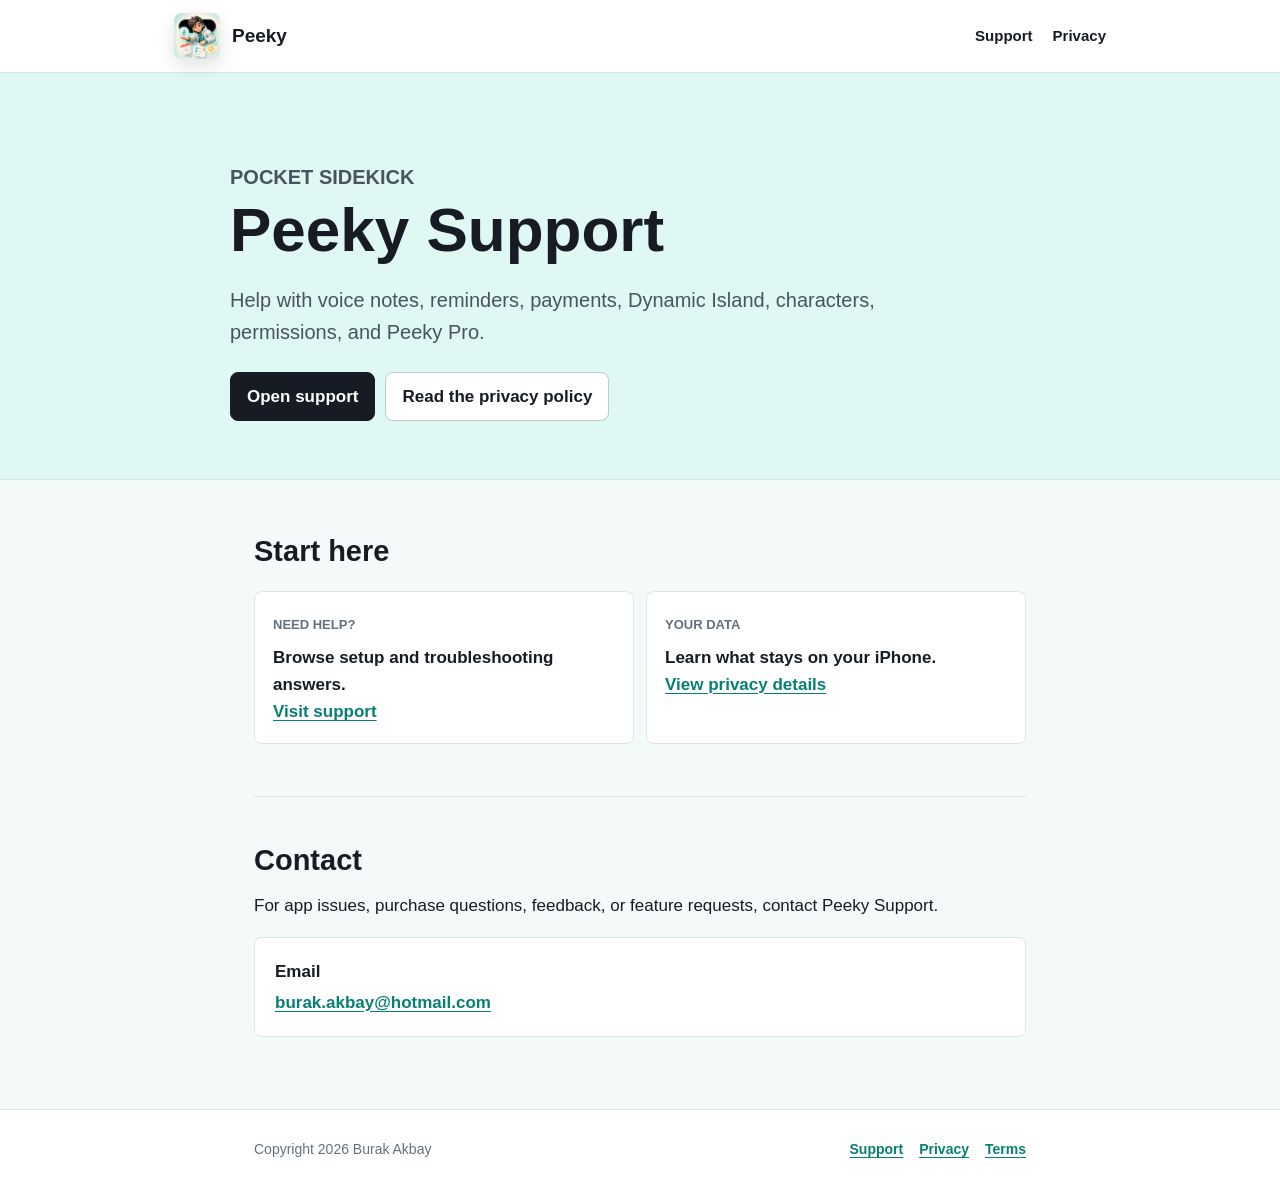
<file: index.html>
<!doctype html>
<html lang="en">
<head>
  <meta charset="utf-8">
  <meta name="viewport" content="width=device-width, initial-scale=1">
  <meta name="description" content="Official support and privacy resources for Peeky: Pocket Sidekick.">
  <title>Peeky Support</title>
  <link rel="icon" href="assets/peeky-icon.png">
  <link rel="stylesheet" href="assets/site.css">
</head>
<body>
  <header class="site-header">
    <nav class="nav" aria-label="Primary navigation">
      <a class="brand" href="./">
        <img src="assets/peeky-icon.png" alt="Peeky app icon">
        <span>Peeky</span>
      </a>
      <div class="nav-links">
        <a href="support/">Support</a>
        <a href="privacy/">Privacy</a>
      </div>
    </nav>
  </header>

  <main>
    <section class="hero">
      <div class="hero-inner">
        <p class="eyebrow">Pocket Sidekick</p>
        <h1>Peeky Support</h1>
        <p>Help with voice notes, reminders, payments, Dynamic Island, characters, permissions, and Peeky Pro.</p>
        <div class="actions">
          <a class="button" href="support/">Open support</a>
          <a class="button secondary" href="privacy/">Read the privacy policy</a>
        </div>
      </div>
    </section>

    <div class="content">
      <section>
        <h2>Start here</h2>
        <div class="fact-grid">
          <div class="fact">
            <span class="label">Need help?</span>
            <p>Browse setup and troubleshooting answers.</p>
            <a href="support/">Visit support</a>
          </div>
          <div class="fact">
            <span class="label">Your data</span>
            <p>Learn what stays on your iPhone.</p>
            <a href="privacy/">View privacy details</a>
          </div>
        </div>
      </section>

      <section>
        <h2>Contact</h2>
        <p>For app issues, purchase questions, feedback, or feature requests, contact Peeky Support.</p>
        <div class="panel">
          <strong>Email</strong>
          <a href="mailto:burak.akbay@hotmail.com?subject=Peeky%20Support">burak.akbay@hotmail.com</a>
        </div>
      </section>
    </div>
  </main>

  <footer class="site-footer">
    <div class="footer-inner">
      <span>Copyright 2026 Burak Akbay</span>
      <div class="footer-links">
        <a href="support/">Support</a>
        <a href="privacy/">Privacy</a>
        <a href="https://www.apple.com/legal/internet-services/itunes/dev/stdeula/">Terms</a>
      </div>
    </div>
  </footer>
</body>
</html>
</file>
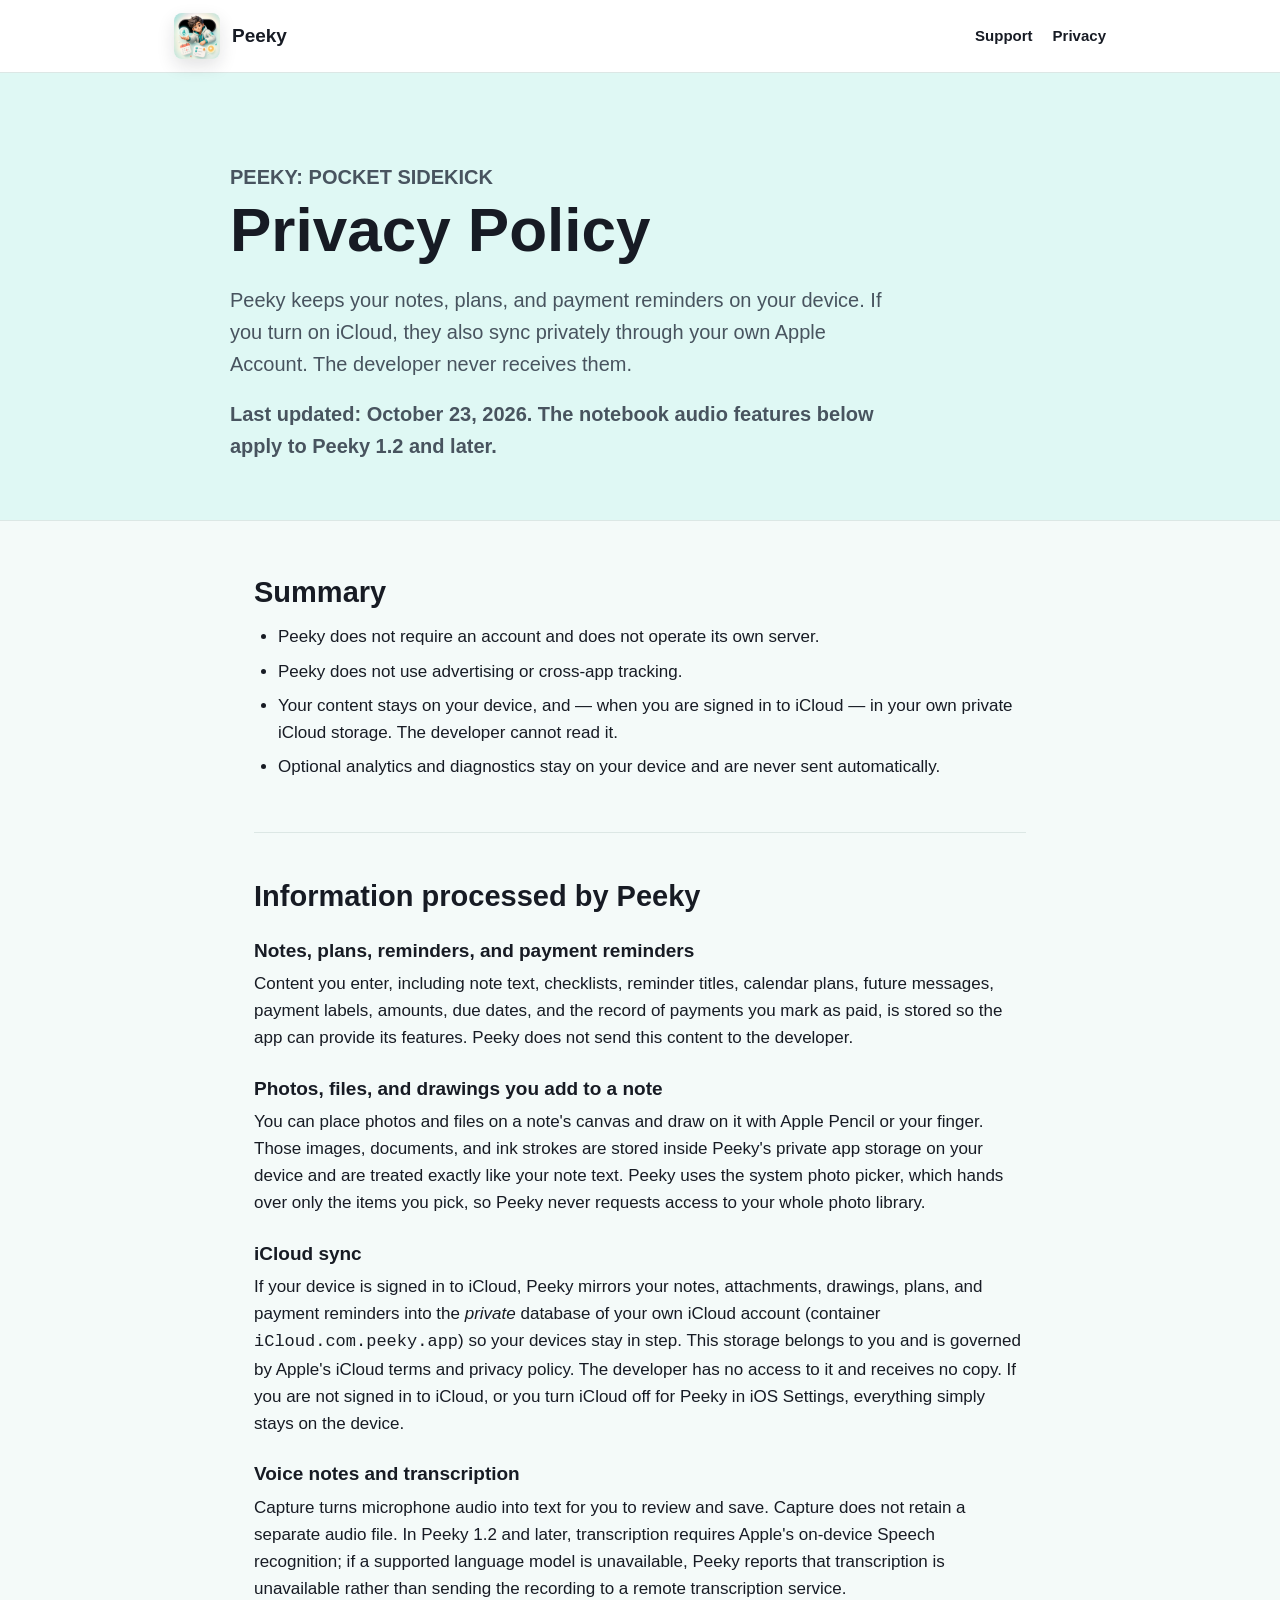
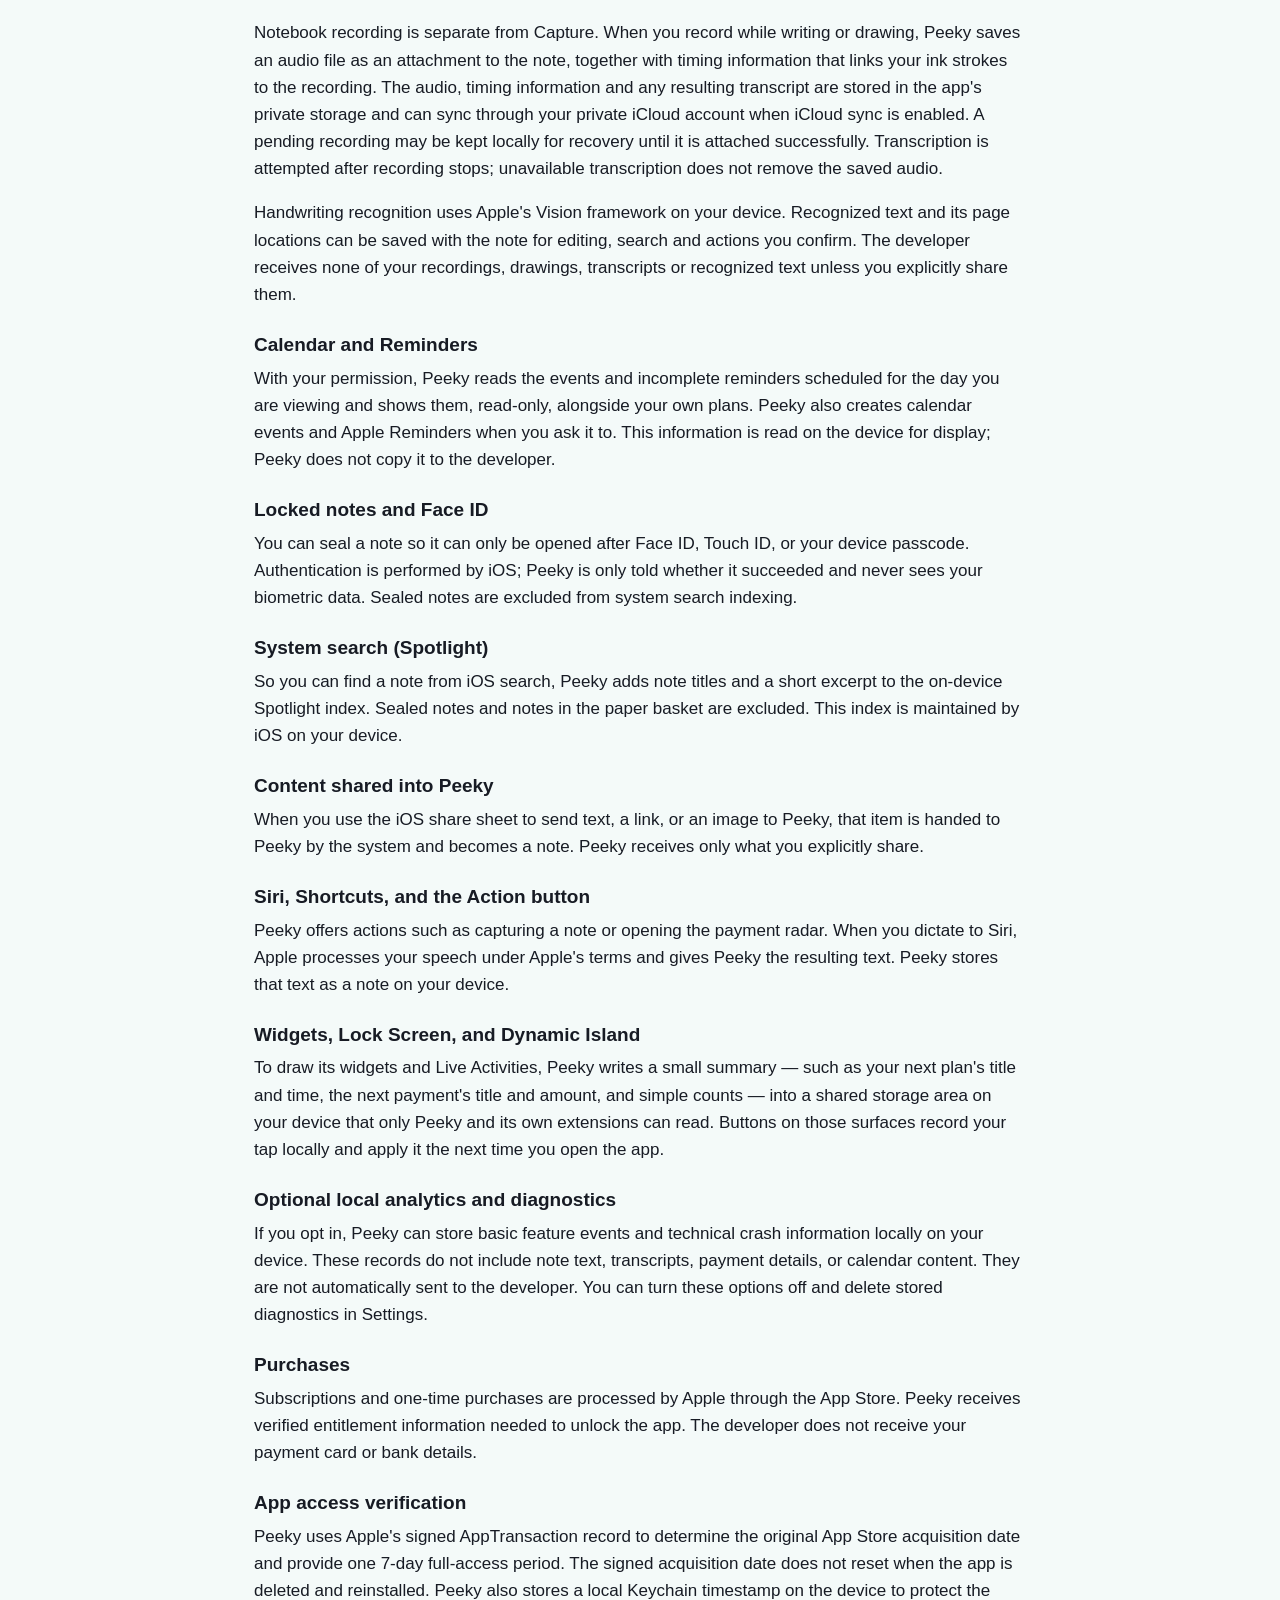
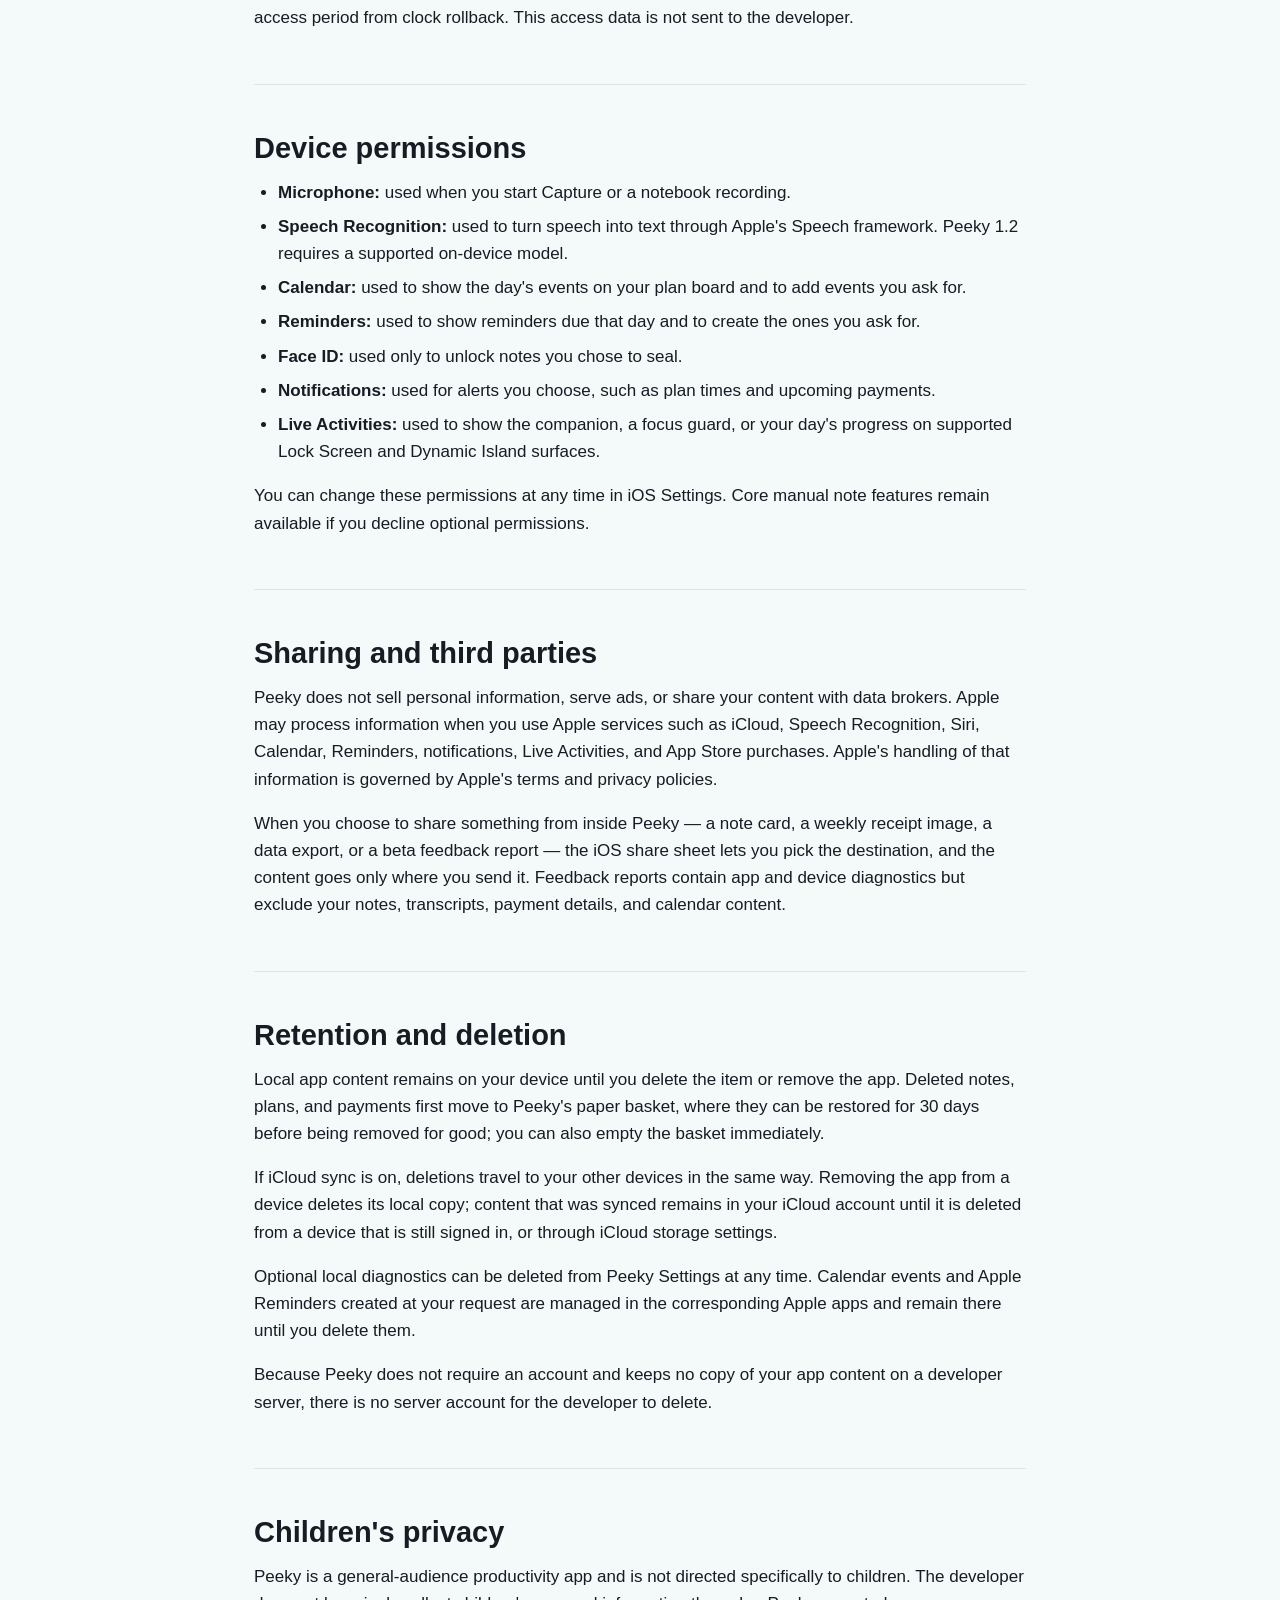
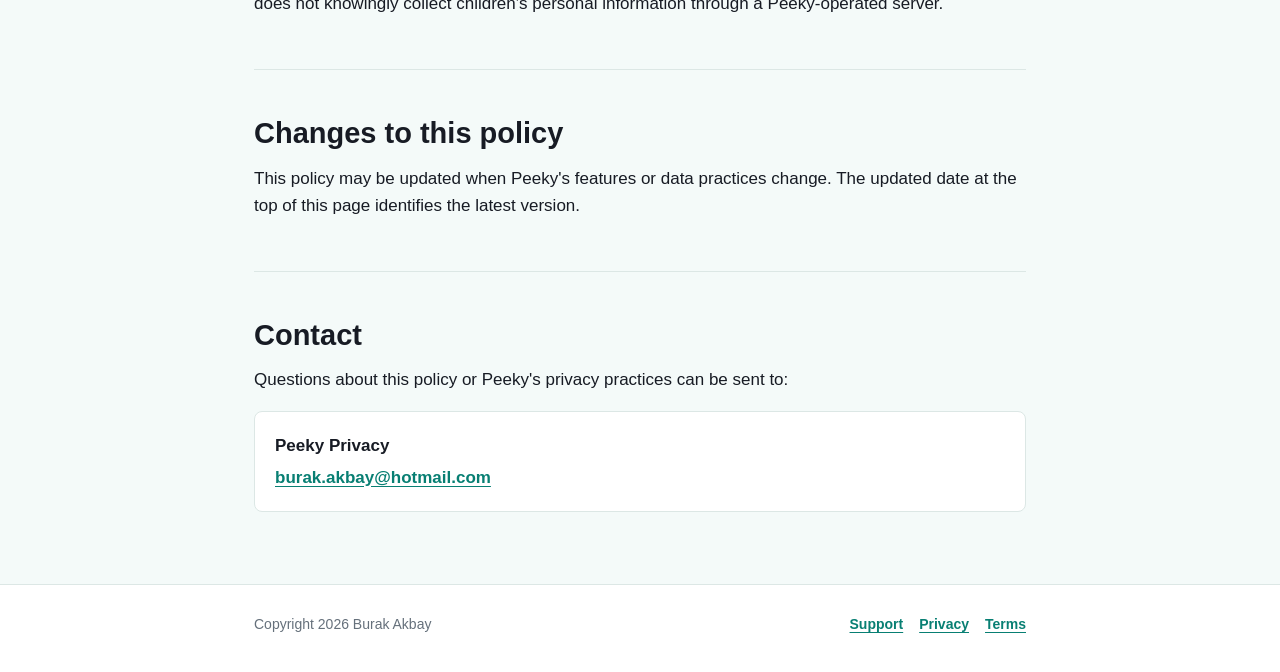
<file: privacy/index.html>
<!doctype html>
<html lang="en">
<head>
  <meta charset="utf-8">
  <meta name="viewport" content="width=device-width, initial-scale=1">
  <meta name="description" content="Privacy Policy for Peeky: Pocket Sidekick.">
  <title>Privacy Policy - Peeky</title>
  <link rel="icon" href="../assets/peeky-icon.png">
  <link rel="stylesheet" href="../assets/site.css">
</head>
<body>
  <header class="site-header">
    <nav class="nav" aria-label="Primary navigation">
      <a class="brand" href="../">
        <img src="../assets/peeky-icon.png" alt="Peeky app icon">
        <span>Peeky</span>
      </a>
      <div class="nav-links">
        <a href="../support/">Support</a>
        <a href="./" aria-current="page">Privacy</a>
      </div>
    </nav>
  </header>

  <main>
    <section class="hero">
      <div class="hero-inner">
        <p class="eyebrow">Peeky: Pocket Sidekick</p>
        <h1>Privacy Policy</h1>
        <p>Peeky keeps your notes, plans, and payment reminders on your device. If you turn on iCloud, they also sync privately through your own Apple Account. The developer never receives them.</p>
        <p class="updated">Last updated: October 23, 2026. The notebook audio features below apply to Peeky 1.2 and later.</p>
      </div>
    </section>

    <article class="content">
      <section>
        <h2>Summary</h2>
        <ul>
          <li>Peeky does not require an account and does not operate its own server.</li>
          <li>Peeky does not use advertising or cross-app tracking.</li>
          <li>Your content stays on your device, and — when you are signed in to iCloud — in your own private iCloud storage. The developer cannot read it.</li>
          <li>Optional analytics and diagnostics stay on your device and are never sent automatically.</li>
        </ul>
      </section>

      <section>
        <h2>Information processed by Peeky</h2>

        <h3>Notes, plans, reminders, and payment reminders</h3>
        <p>Content you enter, including note text, checklists, reminder titles, calendar plans, future messages, payment labels, amounts, due dates, and the record of payments you mark as paid, is stored so the app can provide its features. Peeky does not send this content to the developer.</p>

        <h3>Photos, files, and drawings you add to a note</h3>
        <p>You can place photos and files on a note's canvas and draw on it with Apple Pencil or your finger. Those images, documents, and ink strokes are stored inside Peeky's private app storage on your device and are treated exactly like your note text. Peeky uses the system photo picker, which hands over only the items you pick, so Peeky never requests access to your whole photo library.</p>

        <h3>iCloud sync</h3>
        <p>If your device is signed in to iCloud, Peeky mirrors your notes, attachments, drawings, plans, and payment reminders into the <em>private</em> database of your own iCloud account (container <code>iCloud.com.peeky.app</code>) so your devices stay in step. This storage belongs to you and is governed by Apple's iCloud terms and privacy policy. The developer has no access to it and receives no copy. If you are not signed in to iCloud, or you turn iCloud off for Peeky in iOS Settings, everything simply stays on the device.</p>

        <h3>Voice notes and transcription</h3>
        <p>Capture turns microphone audio into text for you to review and save. Capture does not retain a separate audio file. In Peeky 1.2 and later, transcription requires Apple's on-device Speech recognition; if a supported language model is unavailable, Peeky reports that transcription is unavailable rather than sending the recording to a remote transcription service.</p>
        <p>Notebook recording is separate from Capture. When you record while writing or drawing, Peeky saves an audio file as an attachment to the note, together with timing information that links your ink strokes to the recording. The audio, timing information and any resulting transcript are stored in the app's private storage and can sync through your private iCloud account when iCloud sync is enabled. A pending recording may be kept locally for recovery until it is attached successfully. Transcription is attempted after recording stops; unavailable transcription does not remove the saved audio.</p>
        <p>Handwriting recognition uses Apple's Vision framework on your device. Recognized text and its page locations can be saved with the note for editing, search and actions you confirm. The developer receives none of your recordings, drawings, transcripts or recognized text unless you explicitly share them.</p>

        <h3>Calendar and Reminders</h3>
        <p>With your permission, Peeky reads the events and incomplete reminders scheduled for the day you are viewing and shows them, read-only, alongside your own plans. Peeky also creates calendar events and Apple Reminders when you ask it to. This information is read on the device for display; Peeky does not copy it to the developer.</p>

        <h3>Locked notes and Face ID</h3>
        <p>You can seal a note so it can only be opened after Face ID, Touch ID, or your device passcode. Authentication is performed by iOS; Peeky is only told whether it succeeded and never sees your biometric data. Sealed notes are excluded from system search indexing.</p>

        <h3>System search (Spotlight)</h3>
        <p>So you can find a note from iOS search, Peeky adds note titles and a short excerpt to the on-device Spotlight index. Sealed notes and notes in the paper basket are excluded. This index is maintained by iOS on your device.</p>

        <h3>Content shared into Peeky</h3>
        <p>When you use the iOS share sheet to send text, a link, or an image to Peeky, that item is handed to Peeky by the system and becomes a note. Peeky receives only what you explicitly share.</p>

        <h3>Siri, Shortcuts, and the Action button</h3>
        <p>Peeky offers actions such as capturing a note or opening the payment radar. When you dictate to Siri, Apple processes your speech under Apple's terms and gives Peeky the resulting text. Peeky stores that text as a note on your device.</p>

        <h3>Widgets, Lock Screen, and Dynamic Island</h3>
        <p>To draw its widgets and Live Activities, Peeky writes a small summary — such as your next plan's title and time, the next payment's title and amount, and simple counts — into a shared storage area on your device that only Peeky and its own extensions can read. Buttons on those surfaces record your tap locally and apply it the next time you open the app.</p>

        <h3>Optional local analytics and diagnostics</h3>
        <p>If you opt in, Peeky can store basic feature events and technical crash information locally on your device. These records do not include note text, transcripts, payment details, or calendar content. They are not automatically sent to the developer. You can turn these options off and delete stored diagnostics in Settings.</p>

        <h3>Purchases</h3>
        <p>Subscriptions and one-time purchases are processed by Apple through the App Store. Peeky receives verified entitlement information needed to unlock the app. The developer does not receive your payment card or bank details.</p>

        <h3>App access verification</h3>
        <p>Peeky uses Apple's signed AppTransaction record to determine the original App Store acquisition date and provide one 7-day full-access period. The signed acquisition date does not reset when the app is deleted and reinstalled. Peeky also stores a local Keychain timestamp on the device to protect the access period from clock rollback. This access data is not sent to the developer.</p>
      </section>

      <section>
        <h2>Device permissions</h2>
        <ul>
          <li><strong>Microphone:</strong> used when you start Capture or a notebook recording.</li>
          <li><strong>Speech Recognition:</strong> used to turn speech into text through Apple's Speech framework. Peeky 1.2 requires a supported on-device model.</li>
          <li><strong>Calendar:</strong> used to show the day's events on your plan board and to add events you ask for.</li>
          <li><strong>Reminders:</strong> used to show reminders due that day and to create the ones you ask for.</li>
          <li><strong>Face ID:</strong> used only to unlock notes you chose to seal.</li>
          <li><strong>Notifications:</strong> used for alerts you choose, such as plan times and upcoming payments.</li>
          <li><strong>Live Activities:</strong> used to show the companion, a focus guard, or your day's progress on supported Lock Screen and Dynamic Island surfaces.</li>
        </ul>
        <p>You can change these permissions at any time in iOS Settings. Core manual note features remain available if you decline optional permissions.</p>
      </section>

      <section>
        <h2>Sharing and third parties</h2>
        <p>Peeky does not sell personal information, serve ads, or share your content with data brokers. Apple may process information when you use Apple services such as iCloud, Speech Recognition, Siri, Calendar, Reminders, notifications, Live Activities, and App Store purchases. Apple's handling of that information is governed by Apple's terms and privacy policies.</p>
        <p>When you choose to share something from inside Peeky — a note card, a weekly receipt image, a data export, or a beta feedback report — the iOS share sheet lets you pick the destination, and the content goes only where you send it. Feedback reports contain app and device diagnostics but exclude your notes, transcripts, payment details, and calendar content.</p>
      </section>

      <section>
        <h2>Retention and deletion</h2>
        <p>Local app content remains on your device until you delete the item or remove the app. Deleted notes, plans, and payments first move to Peeky's paper basket, where they can be restored for 30 days before being removed for good; you can also empty the basket immediately.</p>
        <p>If iCloud sync is on, deletions travel to your other devices in the same way. Removing the app from a device deletes its local copy; content that was synced remains in your iCloud account until it is deleted from a device that is still signed in, or through iCloud storage settings.</p>
        <p>Optional local diagnostics can be deleted from Peeky Settings at any time. Calendar events and Apple Reminders created at your request are managed in the corresponding Apple apps and remain there until you delete them.</p>
        <p>Because Peeky does not require an account and keeps no copy of your app content on a developer server, there is no server account for the developer to delete.</p>
      </section>

      <section>
        <h2>Children's privacy</h2>
        <p>Peeky is a general-audience productivity app and is not directed specifically to children. The developer does not knowingly collect children's personal information through a Peeky-operated server.</p>
      </section>

      <section>
        <h2>Changes to this policy</h2>
        <p>This policy may be updated when Peeky's features or data practices change. The updated date at the top of this page identifies the latest version.</p>
      </section>

      <section>
        <h2>Contact</h2>
        <p>Questions about this policy or Peeky's privacy practices can be sent to:</p>
        <div class="panel">
          <strong>Peeky Privacy</strong>
          <a href="mailto:burak.akbay@hotmail.com?subject=Peeky%20Privacy">burak.akbay@hotmail.com</a>
        </div>
      </section>
    </article>
  </main>

  <footer class="site-footer">
    <div class="footer-inner">
      <span>Copyright 2026 Burak Akbay</span>
      <div class="footer-links">
        <a href="../support/">Support</a>
        <a href="./">Privacy</a>
        <a href="https://www.apple.com/legal/internet-services/itunes/dev/stdeula/">Terms</a>
      </div>
    </div>
  </footer>
</body>
</html>
</file>
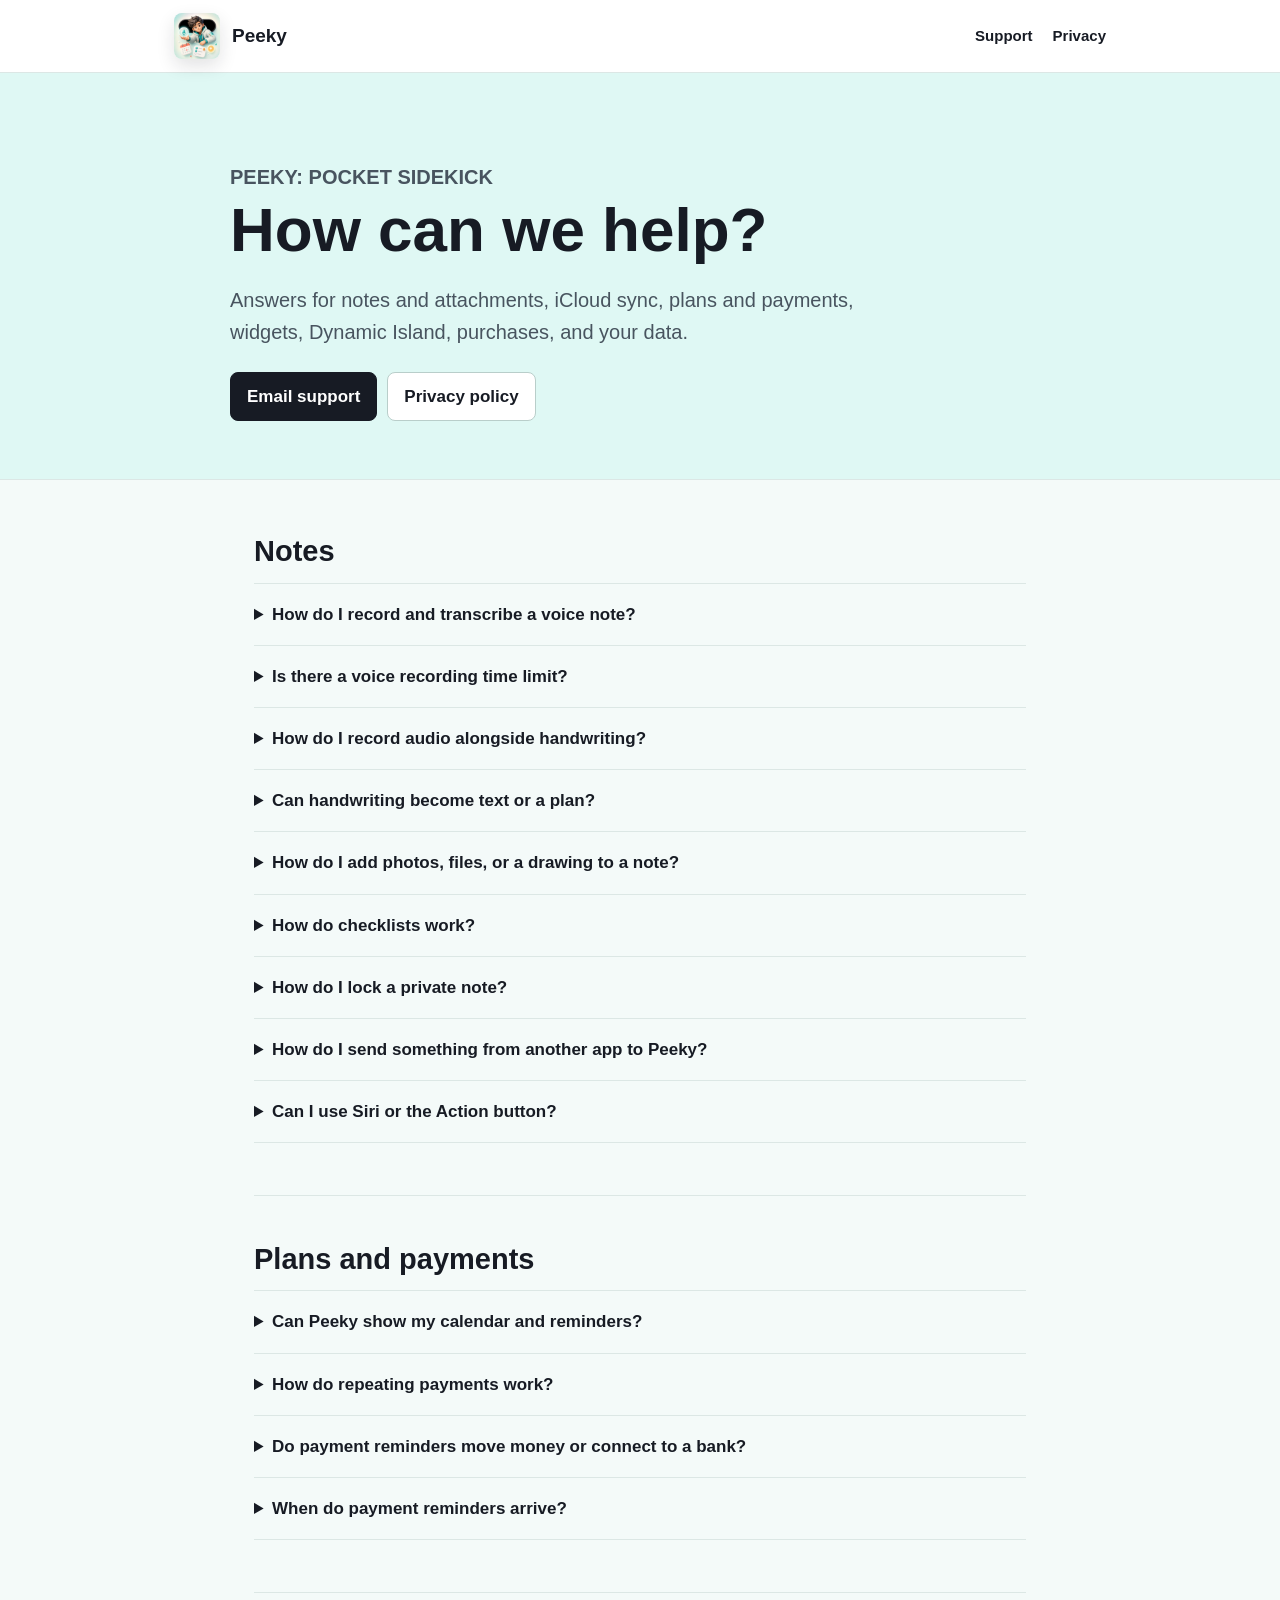
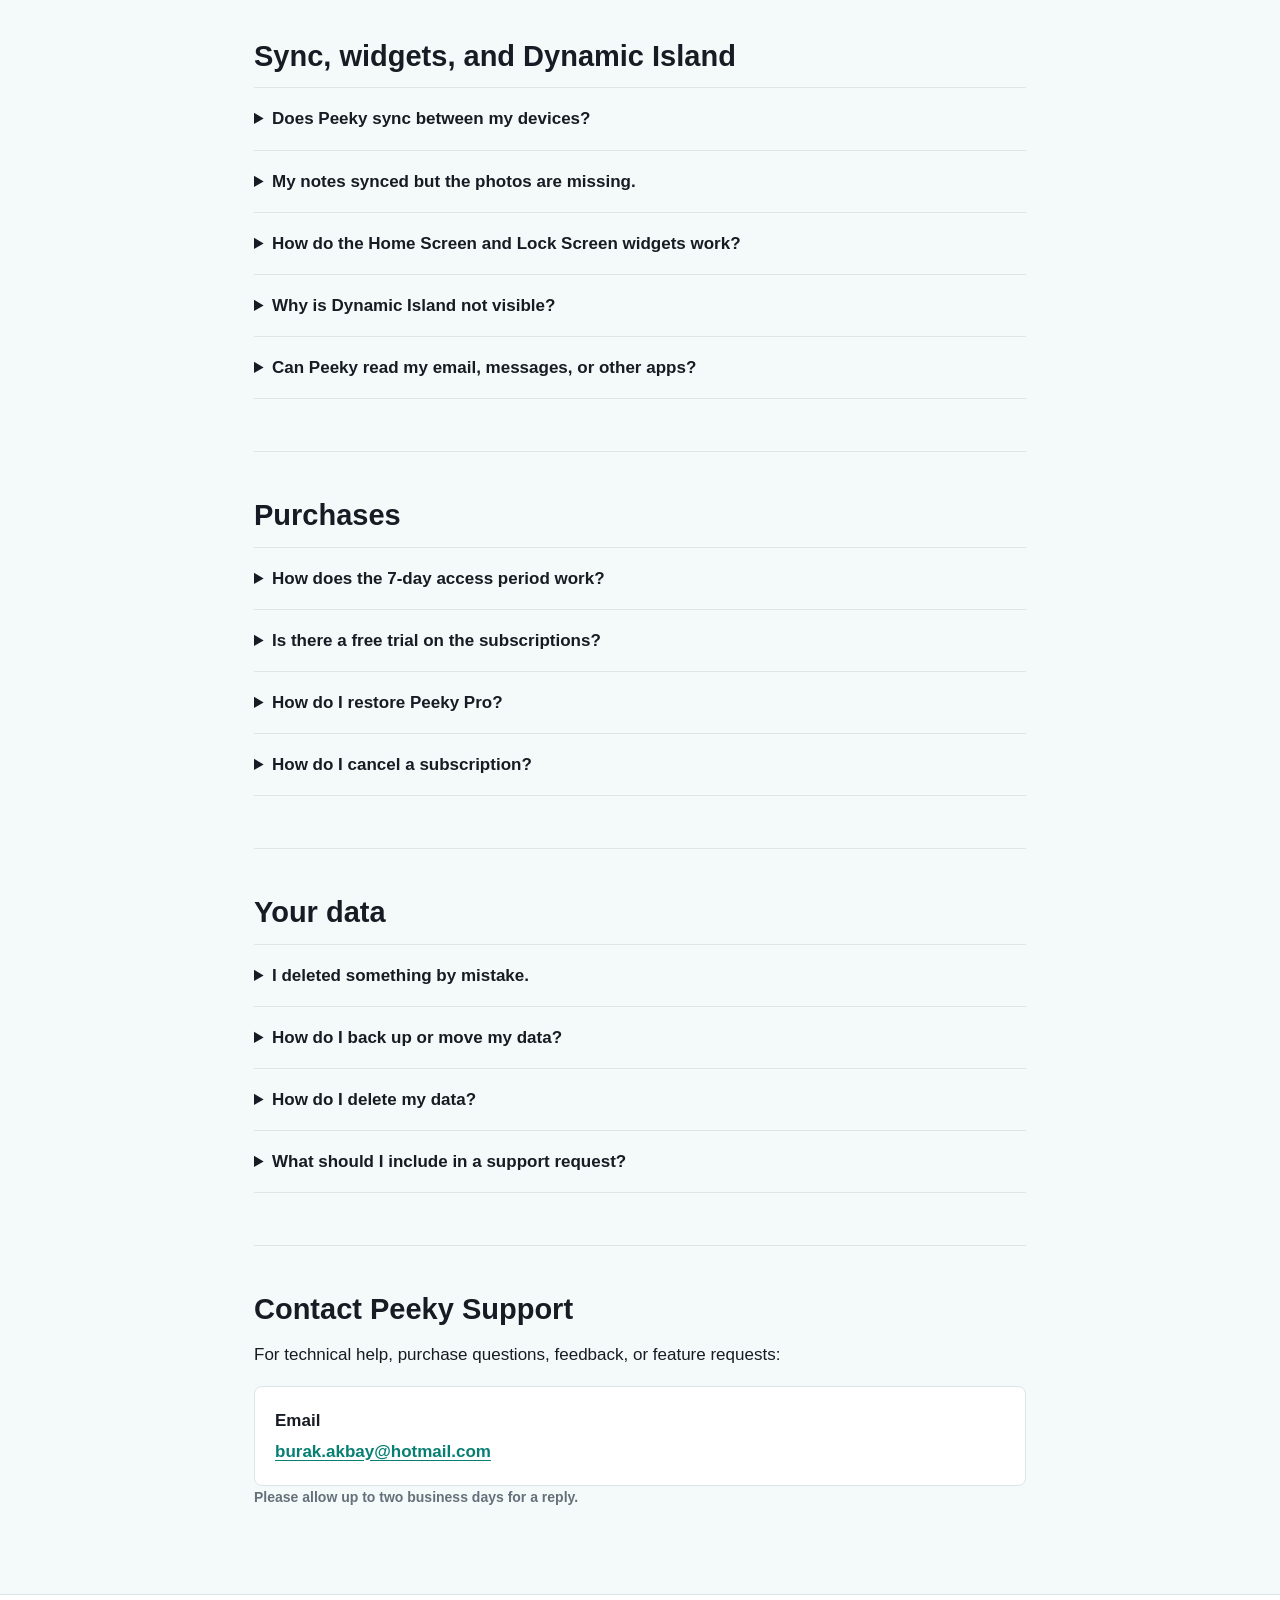
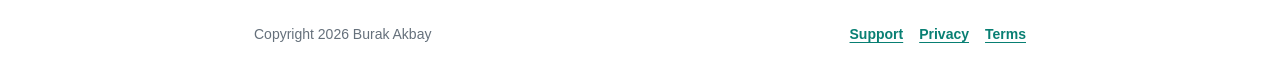
<file: support/index.html>
<!doctype html>
<html lang="en">
<head>
  <meta charset="utf-8">
  <meta name="viewport" content="width=device-width, initial-scale=1">
  <meta name="description" content="Support and frequently asked questions for Peeky: Pocket Sidekick.">
  <title>Support - Peeky</title>
  <link rel="icon" href="../assets/peeky-icon.png">
  <link rel="stylesheet" href="../assets/site.css">
</head>
<body>
  <header class="site-header">
    <nav class="nav" aria-label="Primary navigation">
      <a class="brand" href="../">
        <img src="../assets/peeky-icon.png" alt="Peeky app icon">
        <span>Peeky</span>
      </a>
      <div class="nav-links">
        <a href="./" aria-current="page">Support</a>
        <a href="../privacy/">Privacy</a>
      </div>
    </nav>
  </header>

  <main>
    <section class="hero">
      <div class="hero-inner">
        <p class="eyebrow">Peeky: Pocket Sidekick</p>
        <h1>How can we help?</h1>
        <p>Answers for notes and attachments, iCloud sync, plans and payments, widgets, Dynamic Island, purchases, and your data.</p>
        <div class="actions">
          <a class="button" href="mailto:burak.akbay@hotmail.com?subject=Peeky%20Support">Email support</a>
          <a class="button secondary" href="../privacy/">Privacy policy</a>
        </div>
      </div>
    </section>

    <div class="content">
      <section>
        <h2>Notes</h2>

        <details>
          <summary>How do I record and transcribe a voice note?</summary>
          <p>Open the Capture tab, or use the Dictate action on an active Live Activity. Allow microphone and Speech Recognition access, tap to start, speak, then stop and review the transcript before saving it. In Peeky 1.2, transcription requires a supported on-device Speech model. If recognition is unavailable, you can still type a note manually.</p>
        </details>

        <details>
          <summary>Is there a voice recording time limit?</summary>
          <p>Capture does not add a fixed recording timer, but Apple's Speech framework may end a recognition session because of device, language or system conditions. Review and save the text when the session ends. In Peeky 1.2, notebook audio recording is independent of Speech and continues until you stop it or the system interrupts it; available storage and system conditions still apply. Notebook transcription is attempted after recording stops, and a transcription failure does not delete the audio.</p>
        </details>

        <details>
          <summary>How do I record audio alongside handwriting?</summary>
          <p>In Peeky 1.2, open a note and start notebook recording. Write or draw while recording, then tap Stop to attach the audio. You can play the saved recording or return to an audio moment linked to a stroke. Audio, ink timing and available transcripts stay with the note and can sync through your private iCloud account. Stop and save a recording before leaving the note.</p>
        </details>

        <details>
          <summary>Can handwriting become text or a plan?</summary>
          <p>Peeky 1.2 can recognize handwriting on the device when the selected language is supported. Review the recognized text before inserting it into your note or confirming a reminder, calendar event or payment. The original ink stays on the page. Search can find recognized handwriting and saved transcripts as well as typed text.</p>
        </details>

        <details>
          <summary>How do I add photos, files, or a drawing to a note?</summary>
          <p>Open a note and use Add image or Add file at the bottom of the canvas. Drag anything you add to place it, and pinch a photo to resize it. Tap Draw to open the Apple pen palette and sketch over the page; tap Done when you finish. Tap a saved attachment to preview it full screen, or press and hold it to remove it.</p>
        </details>

        <details>
          <summary>How do checklists work?</summary>
          <p>In the note editor, tap the checklist button to start a checkbox line. Checkbox lines can be ticked straight from the note shelf without opening the note, and the shelf shows how many are done.</p>
        </details>

        <details>
          <summary>How do I lock a private note?</summary>
          <p>Open the note, tap the ••• button in the editor toolbar, and choose Seal note. Sealed notes hide their content on the shelf and open only after Face ID, Touch ID, or your passcode. They are also excluded from iOS search. Use Remove seal in the same menu to unlock it permanently.</p>
        </details>

        <details>
          <summary>How do I send something from another app to Peeky?</summary>
          <p>Use the iOS share sheet in Safari, Photos, Messages, or any other app and choose Peeky. Text, links, and images are hung on your note shelf, and images land on the note's canvas. Open Peeky once afterwards to see them arrive.</p>
        </details>

        <details>
          <summary>Can I use Siri or the Action button?</summary>
          <p>Yes. Say “Add a note with Peeky” to capture a note without opening the app, or assign the same shortcut to the Action button or Control Center. Your notes also appear in iOS search, and tapping a result opens that note in Peeky.</p>
        </details>
      </section>

      <section>
        <h2>Plans and payments</h2>

        <details>
          <summary>Can Peeky show my calendar and reminders?</summary>
          <p>Yes. Grant calendar and reminders access, and the plan board shows the events and reminders due on the day you are viewing, read-only, under “From your system”. Peeky can also create events and reminders for you from a captured note.</p>
        </details>

        <details>
          <summary>How do repeating payments work?</summary>
          <p>Give a payment a cycle — weekly through yearly — and when you mark it paid, Peeky records the payment in its ledger and moves the due date to the next cycle. If you marked it by mistake, use Undo in the confirmation strip or “Undo payment” in the payment's ••• menu on the same day.</p>
        </details>

        <details>
          <summary>Do payment reminders move money or connect to a bank?</summary>
          <p>No. Payment Radar stores reminder details you enter and can notify you about due dates. It does not connect to a bank, inspect accounts, charge cards, or make payments.</p>
        </details>

        <details>
          <summary>When do payment reminders arrive?</summary>
          <p>Each payment can remind you a week, three days, and one day before, and on the due day itself, at 9:00 AM. Choose the ones you want in the payment editor. Plans with a time also ring at their own hour, with Complete and Move to tomorrow buttons on the notification.</p>
        </details>
      </section>

      <section>
        <h2>Sync, widgets, and Dynamic Island</h2>

        <details>
          <summary>Does Peeky sync between my devices?</summary>
          <p>Yes, through your own iCloud account. Sign in to iCloud on both devices, keep iCloud Drive on for Peeky in iOS Settings, and your notes, attachments, drawings, plans, and payments follow you. The developer has no access to any of it. Settings › Data shows whether sync is ready.</p>
        </details>

        <details>
          <summary>My notes synced but the photos are missing.</summary>
          <p>Attachments travel separately and can take a little longer, especially on cellular or low power mode. Open Peeky on the device that has the photos, leave it in the foreground for a minute, then open the other device. If they still do not appear, check that both devices are signed in to the same Apple Account with iCloud Drive enabled.</p>
        </details>

        <details>
          <summary>How do the Home Screen and Lock Screen widgets work?</summary>
          <p>Add a Peeky widget from the Home Screen or Lock Screen gallery. It shows your next plan and your next payment, and the check buttons complete a task or mark a payment paid without opening the app. Peeky applies those taps the next time you open it.</p>
        </details>

        <details>
          <summary>Why is Dynamic Island not visible?</summary>
          <p>Dynamic Island requires a supported iPhone and Live Activities enabled in iOS Settings. Start a focus guard from the Home screen, or turn on “Day progress on the Island” in Settings › Island companion. Tapping the Island opens Peeky; recording starts only from the Dictate button.</p>
        </details>

        <details>
          <summary>Can Peeky read my email, messages, or other apps?</summary>
          <p>No. Peeky does not read private content from Mail, Messages, notifications, or other apps. It only receives what you explicitly share with it or ask it to read, such as the calendar events for the day you are viewing.</p>
        </details>
      </section>

      <section>
        <h2>Purchases</h2>

        <details>
          <summary>How does the 7-day access period work?</summary>
          <p>Your first App Store acquisition starts one 7-day period with all Peeky features available. It is not a subscription and does not charge you automatically. After it ends, a monthly, yearly, or Lifetime purchase is required and there is no permanent Free mode. If you do not want to continue, no cancellation action is needed. Apple's signed acquisition date is used, so deleting and reinstalling Peeky does not restart the period.</p>
        </details>

        <details>
          <summary>Is there a free trial on the subscriptions?</summary>
          <p>Yes. The monthly and yearly plans each start with a 3-day free trial for new subscribers, on top of the 7-day access period you get after downloading. You are only charged when the trial ends, and you can cancel before then in your App Store subscription settings. Lifetime is a one-time purchase, so it has no trial. If you have used the trial before, the App Store will not offer it again and Peeky will not advertise it.</p>
        </details>

        <details>
          <summary>How do I restore Peeky Pro?</summary>
          <p>Open Settings, enter Peeky Pro, and select Restore Purchases. Use the same Apple Account that made the original purchase. Subscriptions can be managed from your App Store account settings.</p>
        </details>

        <details>
          <summary>How do I cancel a subscription?</summary>
          <p>Open iOS Settings, select your Apple Account, choose Subscriptions, then select Peeky. Cancellation and billing are managed by Apple.</p>
        </details>
      </section>

      <section>
        <h2>Your data</h2>

        <details>
          <summary>I deleted something by mistake.</summary>
          <p>Tap Undo in the strip that appears right after you delete. If it is gone, open the paper basket — from the note shelf or the plan board — where deleted notes, plans, and payments wait for 30 days. Restore returns an item exactly as it was.</p>
        </details>

        <details>
          <summary>How do I back up or move my data?</summary>
          <p>Settings › Data has Export and Import. The export is a JSON file containing your notes, plans, and payments; photos and files attached to notes are not included in that file, so keep iCloud sync on if you want attachments to travel too.</p>
        </details>

        <details>
          <summary>How do I delete my data?</summary>
          <p>Delete notes, plans, and payments inside Peeky and then empty the paper basket to remove them for good. Optional local diagnostics can be deleted in Settings. Removing the app deletes its local data on that device; if iCloud sync is on, the synced copy stays in your iCloud account until it is deleted from a device that is still signed in. Apple Calendar events and Reminders must be managed in their Apple apps.</p>
        </details>

        <details>
          <summary>What should I include in a support request?</summary>
          <p>Include your Peeky version, iPhone model, iOS version, the screen where the issue occurred, and steps to reproduce it. Avoid sending private note, transcript, payment, or calendar content.</p>
        </details>
      </section>

      <section>
        <h2>Contact Peeky Support</h2>
        <p>For technical help, purchase questions, feedback, or feature requests:</p>
        <div class="panel">
          <strong>Email</strong>
          <a href="mailto:burak.akbay@hotmail.com?subject=Peeky%20Support">burak.akbay@hotmail.com</a>
        </div>
        <p class="updated">Please allow up to two business days for a reply.</p>
      </section>
    </div>
  </main>

  <footer class="site-footer">
    <div class="footer-inner">
      <span>Copyright 2026 Burak Akbay</span>
      <div class="footer-links">
        <a href="./">Support</a>
        <a href="../privacy/">Privacy</a>
        <a href="https://www.apple.com/legal/internet-services/itunes/dev/stdeula/">Terms</a>
      </div>
    </div>
  </footer>
</body>
</html>
</file>
<file: assets/site.css>
:root {
  color-scheme: light;
  --ink: #171b24;
  --muted: #65707b;
  --line: #dce7e5;
  --mint: #31c7b5;
  --mint-soft: #dff8f4;
  --coral: #ff8767;
  --amber: #ffb44f;
  --blue: #687ef1;
  --surface: #ffffff;
  --background: #f4faf9;
}

* {
  box-sizing: border-box;
}

html {
  scroll-behavior: smooth;
}

body {
  margin: 0;
  color: var(--ink);
  background: var(--background);
  font-family: -apple-system, BlinkMacSystemFont, "SF Pro Text", "Segoe UI", sans-serif;
  font-size: 17px;
  line-height: 1.6;
}

a {
  color: #087f73;
  font-weight: 650;
  text-underline-offset: 3px;
}

a:hover {
  color: #055f57;
}

.site-header {
  width: 100%;
  border-bottom: 1px solid var(--line);
  background: rgba(255, 255, 255, 0.96);
}

.nav {
  max-width: 980px;
  min-height: 72px;
  margin: 0 auto;
  padding: 12px 24px;
  display: flex;
  align-items: center;
  justify-content: space-between;
  gap: 24px;
}

.brand {
  display: inline-flex;
  align-items: center;
  gap: 12px;
  color: var(--ink);
  text-decoration: none;
  font-size: 19px;
  font-weight: 800;
}

.brand img {
  width: 46px;
  height: 46px;
  border-radius: 8px;
  box-shadow: 0 7px 18px rgba(23, 27, 36, 0.12);
}

.nav-links {
  display: flex;
  align-items: center;
  gap: 20px;
}

.nav-links a {
  color: var(--ink);
  font-size: 15px;
  text-decoration: none;
}

.hero {
  width: 100%;
  padding: 70px 24px 58px;
  background: var(--mint-soft);
  border-bottom: 1px solid var(--line);
}

.hero-inner,
.content,
.footer-inner {
  max-width: 820px;
  margin: 0 auto;
}

.eyebrow {
  margin: 0 0 8px;
  color: #087f73;
  font-size: 14px;
  font-weight: 800;
  letter-spacing: 0;
  text-transform: uppercase;
}

h1,
h2,
h3 {
  line-height: 1.18;
  letter-spacing: 0;
}

h1 {
  max-width: 720px;
  margin: 0;
  font-size: clamp(38px, 7vw, 62px);
  font-weight: 850;
}

.hero p {
  max-width: 670px;
  margin: 18px 0 0;
  color: #48545f;
  font-size: 20px;
}

.content {
  padding: 54px 24px 72px;
}

.content section + section {
  margin-top: 52px;
  padding-top: 46px;
  border-top: 1px solid var(--line);
}

h2 {
  margin: 0 0 14px;
  font-size: 29px;
  font-weight: 800;
}

h3 {
  margin: 26px 0 8px;
  font-size: 19px;
  font-weight: 800;
}

p,
ul {
  margin-top: 0;
}

ul {
  padding-left: 24px;
}

li + li {
  margin-top: 7px;
}

.actions {
  display: flex;
  flex-wrap: wrap;
  gap: 10px;
  margin-top: 24px;
}

.button {
  min-height: 46px;
  padding: 10px 16px;
  display: inline-flex;
  align-items: center;
  justify-content: center;
  border: 1px solid var(--ink);
  border-radius: 8px;
  background: var(--ink);
  color: #fff;
  text-decoration: none;
}

.button.secondary {
  border-color: #b9ceca;
  background: var(--surface);
  color: var(--ink);
}

.panel {
  margin-top: 18px;
  padding: 20px;
  border: 1px solid var(--line);
  border-radius: 8px;
  background: var(--surface);
}

.panel strong {
  display: block;
  margin-bottom: 4px;
}

.fact-grid {
  display: grid;
  grid-template-columns: repeat(2, minmax(0, 1fr));
  gap: 12px;
  margin-top: 22px;
}

.fact {
  min-height: 112px;
  padding: 18px;
  border: 1px solid var(--line);
  border-radius: 8px;
  background: var(--surface);
}

.fact .label {
  color: var(--muted);
  font-size: 13px;
  font-weight: 750;
  text-transform: uppercase;
}

.fact p {
  margin: 7px 0 0;
  font-weight: 700;
}

details {
  padding: 17px 0;
  border-bottom: 1px solid var(--line);
}

details:first-of-type {
  border-top: 1px solid var(--line);
}

summary {
  cursor: pointer;
  font-weight: 800;
}

details p {
  margin: 12px 0 0;
  color: #4f5a65;
}

.updated {
  color: var(--muted);
  font-size: 14px;
  font-weight: 650;
}

.site-footer {
  border-top: 1px solid var(--line);
  background: var(--surface);
}

.footer-inner {
  padding: 28px 24px 38px;
  display: flex;
  justify-content: space-between;
  gap: 20px;
  color: var(--muted);
  font-size: 14px;
}

.footer-links {
  display: flex;
  flex-wrap: wrap;
  gap: 16px;
}

@media (max-width: 650px) {
  .nav {
    align-items: flex-start;
    flex-direction: column;
    gap: 8px;
  }

  .nav-links {
    width: 100%;
    justify-content: space-between;
  }

  .hero {
    padding-top: 52px;
  }

  .hero p {
    font-size: 18px;
  }

  .fact-grid {
    grid-template-columns: 1fr;
  }

  .footer-inner {
    flex-direction: column;
  }
}
</file>
